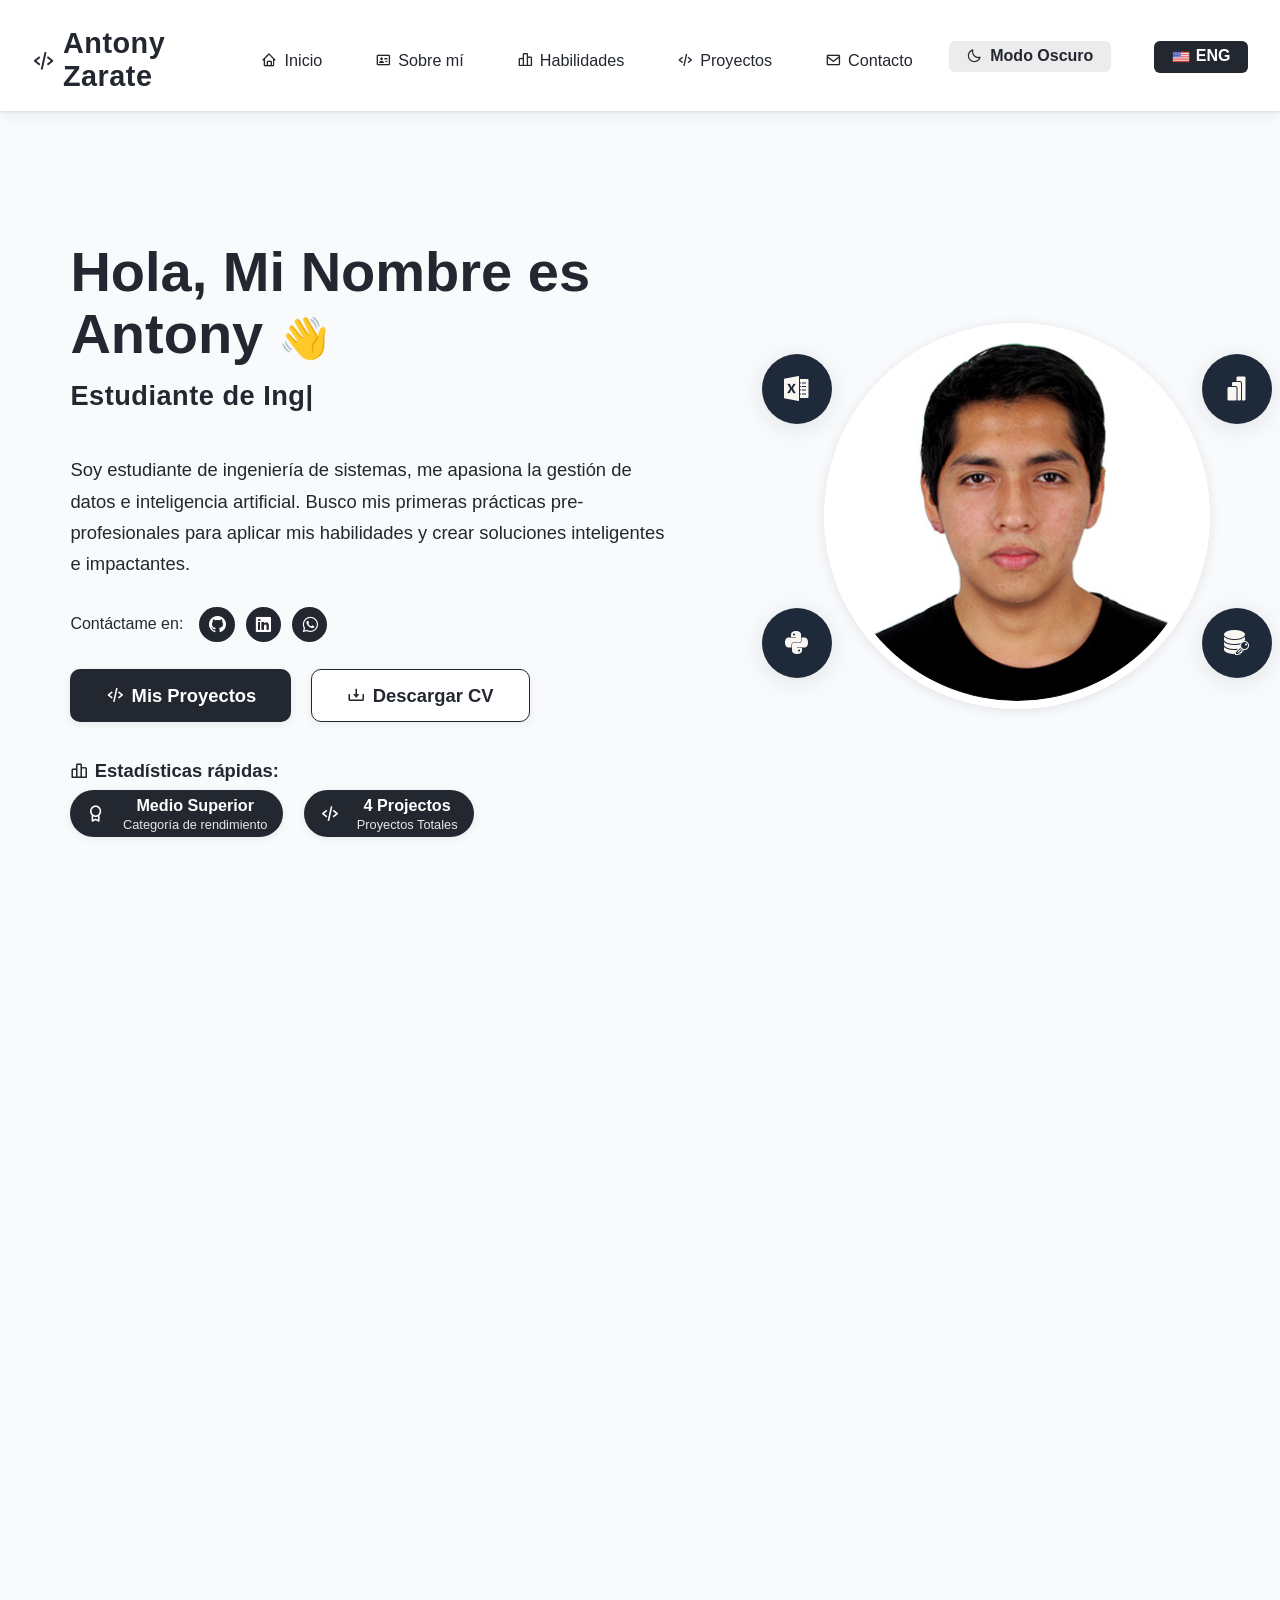
<file: index.html>
<!DOCTYPE html>
<html lang="en">
<head>
  <meta charset="UTF-8">
  <meta name="viewport" content="width=device-width, initial-scale=1.0">
  <title>Antony Portafolio</title>
  <link rel="stylesheet" href="style.css">
  <link rel="stylesheet" href="style_darkmode.css">
  <link href='https://unpkg.com/boxicons@2.1.4/css/boxicons.min.css' rel='stylesheet'>
</head>
<body>
  <nav class="navbar">
    <div class="navbar__logo">
      <i class='bx bx-code-alt'></i>
      <span>Antony Zarate</span>
    </div>
    <ul class="navbar__links" id="navbarLinks">
      <div class="navbar__menu-title">
        <i class='bx bx-code-alt'></i> Navegación
      </div>
      <li><a href="#home"><i class='bx bx-home'></i> Inicio</a></li>
      <li><a href="#about"><i class='bx bx-id-card'></i> Sobre mí</a></li>
      <li><a href="#skills"><i class='bx bx-bar-chart-alt-2'></i> Habilidades</a></li>
      <li><a href="#projects"><i class='bx bx-code-alt'></i> Proyectos</a></li>
      <li><a href="#contact"><i class='bx bx-envelope'></i> Contacto</a></li>
      <li><button class="mode-toggle" id="modeToggle"><i class='bx bx-moon'></i> Modo Oscuro</button></li>
      <li><button class="lang-toggle" id="langToggle"><img id="langFlag" src="assets/Skills_section/usa_icon.png" alt="USA" style="width:18px;vertical-align:middle;margin-right:6px;">ENG</button></li>
    </ul>
    <div class="navbar__toggle" id="navbarToggle">
      <i class='bx bx-menu'></i>
    </div>
  </nav>
  <!-- Home Section Start -->
  <section id="home" class="home-section">
    <div class="home-container">
      <div class="home-content">
        <h1>Hola, Mi Nombre es Antony <span class="wave">👋</span></h1>
        <h2 class="home-typing">Estudiante<span class="typing-cursor">|</span></h2>
        <p class="home-desc">Soy estudiante de ingeniería de sistemas, me apasiona la gestión de datos e inteligencia artificial. Busco mis primeras prácticas pre-profesionales para aplicar mis habilidades y crear soluciones inteligentes e impactantes.</p>
        <div class="home-social">
          <span>Contáctame en:</span>
          <a href="https://github.com/anton-zd" aria-label="GitHub" target="_blank" rel="noopener"><i class='bx bxl-github'></i></a>
          <a href="https://www.linkedin.com/in/antonyzarate" aria-label="LinkedIn" target="_blank" rel="noopener"><i class='bx bxl-linkedin-square'></i></a>
          <a href="http://wa.me/+51915929174" aria-label="WhatsApp" target="_blank" rel="noopener"><i class='bx bxl-whatsapp'></i></a>
        </div>
        <div class="home-buttons">
          <a href="#projects" class="btn btn-primary"><i class='bx bx-code-alt'></i> Mis Proyectos</a>
          <a href="assets/Antony_Zarate_CV.pdf" class="btn btn-secondary" target="_blank" rel="noopener"><i class='bx bx-download'></i> Descargar CV</a>
        </div>
        <div class="home-stats">
          <span class="stats-title"><i class='bx bx-bar-chart-alt-2'></i> Estadísticas rápidas:</span>
          <div class="stats-list">
            <div class="stat-item"><i class='bx bx-award'></i><div class="stat-text"><span>Medio Superior</span><small>Categoría de rendimiento</small></div></div>
            <div class="stat-item"><i class='bx bx-code-alt'></i><div class="stat-text"><span>4 Projectos</span><small>Proyectos Totales</small></div></div>
          </div>
        </div>
      </div>
      <div class="home-profile">
        <div class="floating-icons">
          <div class="floating-icon excel-icon">
            <img src="assets/Floating_Animation_icons/excel.png" alt="Excel" />
          </div>
          <div class="floating-icon powerbi-icon">
            <img src="assets/Floating_Animation_icons/powerbi.png" alt="Power BI" />
          </div>
          <div class="floating-icon python-icon">
            <img src="assets/Floating_Animation_icons/python.png" alt="Python" />
          </div>
          <div class="floating-icon sql-icon">
            <img src="assets/Floating_Animation_icons/sql.png" alt="SQL" />
          </div>
        </div>
        <img src="assets/blank-profile-circle_antony.png" alt="Profile" class="profile-img" />
      </div>
    </div>
  </section>
  <!-- Home Section End -->
  <!-- About Me Section Start -->
  <section id="about" class="about-section">
    <div class="about-container">
      <h2 class="about-title">Sorbre mí</h2>
      <p class="about-subtitle">Descubre mi trayectoria y la historia detrás de mi trabajo.</p>
      <div class="about-content">
        <div class="about-image-wrapper">
          <img src="assets/perfil-image.jpg" alt="About Me" class="about-image" />
        </div>
        <div class="about-info">
          <div class="about-card">
            <span class="about-icon"><i class='bx bx-user'></i></span>
            <div>
              <h3>Quien soy</h3>
              <p>
                Soy estudiante de Ingeniería en Sistemas en la Universidad Privada del Norte, actualmente cursando el septimo ciclo de la carrera.
                Mi pasión por la tecnología y el análisis de datos me ha llevado a especializarme en herramientas como Excel, SQL y Power BI. Busco desarrollar soluciones que transformen datos complejos en información valiosa y accionable.
                Me destaco por mi capacidad para aprender rápidamente y mi compromiso con la mejora continua. 
              </p>
            </div>
          </div>
          <div class="about-personal">
            <h4><i class='bx bx-info-circle'></i> Información Personal</h4>
            <div class="personal-list">
              <div class="personal-item"><span class="personal-icon"><i class='bx bx-id-card'></i></span> <span><b>Nombre:</b> <span class="personal-value">Jorge Antony Zarate Davila</span></span></div>
              <div class="personal-item"><span class="personal-icon"><i class='bx bx-calendar'></i></span> <span><b>Ubicación:</b> <span class="personal-value">Lima, V.M.T.</span></span></div>
              <div class="personal-item"><span class="personal-icon"><i class='bx bx-phone'></i></span> <span><b>Teléfono:</b> <span class="personal-value">+51 915 929 174</span></span></div>
              <div class="personal-item"><span class="personal-icon"><i class='bx bx-award'></i></span> <span><b>Categorías de rendimiento:</b> <span class="personal-value">Medio Superior</span></span></div>
              <div class="personal-item"><span class="personal-icon"><i class='bx bx-envelope'></i></span> <span><b>Email:</b> <span class="personal-value">antonijorge987@gmail.com</span></span></div>
              <div class="personal-item"><span class="personal-icon"><i class='bx bx-book'></i></span> <span><b>Educación:</b> <span class="personal-value">Universidad Privada del Norte</span></span></div>
            </div>
          </div>
        </div>
      </div>
    </div>
  </section>
  <!-- About Me Section End -->
  <!-- Skills Section Start -->
  <section id="skills" class="skills-section">
    <div class="skills-container">
      <h2 class="skills-title">Habilidades</h2>
      <p class="skills-subtitle">Herramientas, tecnologías y idiomas que domino o estoy explorando.</p>
      <div class="skills-filters">
        <button class="skills-filter active" data-filter="programs"><i class='bx bx-code-alt'></i> Programas</button>
        <button class="skills-filter" data-filter="soft"><i class='bx bx-user'></i> Habilidades Blandas</button>
        <button class="skills-filter" data-filter="languages"><i class='bx bx-globe'></i> Idiomas</button>
        <button class="skills-filter" data-filter="future"><i class='bx bx-rocket'></i> Futuras Habilidades</button>
        <button class="skills-filter" data-filter="certs"><i class='bx bx-award'></i> Certificados</button>
      </div>
      <div class="skills-list" id="skillsList">
        <!-- Programs (default) -->
        <div class="skills-category skills-programs">
          <div class="programs-grid">
            <div class="skill-card" data-program="1"><div class="skill-icon bg-dark-primary"><img src="assets/Skills_section/programs/excel_icon.png" alt="Excel"></div><div class="skill-info"><span>MS Excel</span><small>Avanzado</small></div></div>
            <div class="skill-card" data-program="2"><div class="skill-icon bg-dark-primary"><img src="assets/Skills_section/programs/powerbi_icon.png" alt="Power BI"></div><div class="skill-info"><span>Power BI</span><small>Intermedio</small></div></div>
            <div class="skill-card" data-program="3"><div class="skill-icon bg-dark-primary"><img src="assets/Skills_section/programs/sql_icon.png" alt="SQL"></div><div class="skill-info"><span>SQL</span><small>Intermedio</small></div></div>
            <div class="skill-card" data-program="4"><div class="skill-icon bg-dark-primary"><img src="assets/Skills_section/programs/msproject_icon.png" alt="MS Project"></div><div class="skill-info"><span>MS Project</span><small>Intermedio</small></div></div>
            <div class="skill-card" data-program="5"><div class="skill-icon bg-dark-primary"><img src="assets/Skills_section/programs/python_icon.png" alt="Python"></div><div class="skill-info"><span>Python</span><small>Básico</small></div></div>
            <div class="skill-card" data-program="6"><div class="skill-icon bg-dark-primary"><img src="assets/Skills_section/programs/html_icon.png" alt="HTML"></div><div class="skill-info"><span>HTML</span><small>Básico</small></div></div>
            <div class="skill-card" data-program="7"><div class="skill-icon bg-dark-primary"><img src="assets/Skills_section/programs/css_icon.png" alt="CSS"></div><div class="skill-info"><span>CSS</span><small>Básico</small></div></div>
            <div class="skill-card" data-program="8"><div class="skill-icon bg-dark-primary"><img src="assets/Skills_section/programs/javascript_icon.png" alt="JavaScript"></div><div class="skill-info"><span>JavaScript</span><small>Básico</small></div></div>
            <div class="skill-card" data-program="9"><div class="skill-icon bg-dark-primary"><img src="assets/Skills_section/programs/figma_icon.png" alt="Figma"></div><div class="skill-info"><span>Figma</span><small>Básico</small></div></div>
          </div>
          <div class="programs-pagination-wrapper">
            <nav class="programs-pagination">
              <button class="program-pagination-btn" id="programPrevBtn" title="Previous Page">
                <i class='bx bx-chevron-left'></i>
              </button>
              <button class="program-pagination-page" data-page="1">1</button>
              <button class="program-pagination-page" data-page="2">2</button>
              <button class="program-pagination-btn" id="programNextBtn" title="Next Page">
                <i class='bx bx-chevron-right'></i>
              </button>
            </nav>
          </div>
        </div>
        <!-- Soft Skills -->
        <div class="skills-category skills-soft" style="display:none;">
          <div class="skill-card"><div class="skill-icon bg-dark-primary"><img src="assets/Skills_section/soft_skills/adapacionalcambio_icon.png" alt="Aprendizaje Continuo"></div><div class="skill-info"><span>Aprendizaje Continuo</span></div></div>
          <div class="skill-card"><div class="skill-icon bg-dark-primary"><img src="assets/Skills_section/soft_skills/practivo_icon.png" alt="Proactividad"></div><div class="skill-info"><span>Proactividad</span></div></div>
          <div class="skill-card"><div class="skill-icon bg-dark-primary"><img src="assets/Skills_section/soft_skills/trabajoenequipo_icon.png" alt="Trabajo en Equipo"></div><div class="skill-info"><span>Trabajo en Equipo</span></div></div>
          <div class="skill-card"><div class="skill-icon bg-dark-primary"><img src="assets/Skills_section/soft_skills/adapacionalcambio_icon.png" alt="Adaptación al Cambio"></div><div class="skill-info"><span>Adaptación al Cambio</span></div></div>
          <div class="skill-card"><div class="skill-icon bg-dark-primary"><img src="assets/Skills_section/soft_skills/buenacomunicacion_icon.png" alt="Buena Comunicación"></div><div class="skill-info"><span>Buena Comunicación</span></div></div>
        </div>
        <!-- Languages -->
        <div class="skills-category skills-languages" style="display:none;">
          <div class="skill-card"><div class="skill-icon bg-dark-primary"><img src="assets/Skills_section/usa_icon.png" alt="Inglés"></div><div class="skill-info"><span>Inglés</span><small>Intermedio</small></div></div>
        </div>
        <!-- Future Skills -->
        <div class="skills-category skills-future" style="display:none;">
          <div class="skill-card"><div class="skill-icon bg-dark-primary"><img src="assets/Skills_section/future/azure_icon.png" alt="MS Azure"></div><div class="skill-info"><span>MS Azure</span></div></div>
          <div class="skill-card"><div class="skill-icon bg-dark-primary"><img src="assets/Skills_section/future/powerapps_icon.png" alt="Power Apps"></div><div class="skill-info"><span>Power Apps</span></div></div>
          <div class="skill-card"><div class="skill-icon bg-dark-primary"><img src="assets/Skills_section/future/powerautomate.icon.png" alt="Power Automate"></div><div class="skill-info"><span>Power Automate</span></div></div>
          <div class="skill-card"><div class="skill-icon bg-dark-primary"><img src="assets/Skills_section/future/qocker_icon.png" alt="Docker"></div><div class="skill-info"><span>Docker</span></div></div>
        </div>
        <!-- Certificates -->
        <div class="skills-category skills-certs" style="display:none;">
          <div class="certificates-grid">
            <div class="skill-card cert-card" data-cert="1">
              <div class="cert-img-wrapper">
                <img src="assets/Skills_section/certifications/Introduction to Statistics in Python_certificate.jpg" alt="ESTADISTICA EN PYTHON" class="cert-img" />
              </div>
              <div class="skill-info cert-info">
                <span>Introducción a la estadística en Python (Teorema del límite central, Etc...)</span>
                <button class="btn btn-primary cert-btn" onclick="window.open('https://www.datacamp.com/completed/statement-of-accomplishment/course/0d4313f91404c2c7a44dffff93b1b744ea82e37f','_blank')"><i class='bx bxs-badge-check'></i> Ver Certificado</button>
              </div>
            </div>
            <div class="skill-card cert-card" data-cert="1">
              <div class="cert-img-wrapper">
                <img src="assets/Skills_section/certifications/Power BI - Intermedio.jpg" alt="POWER BI - INTERMEDIO" class="cert-img" />
              </div>
              <div class="skill-info cert-info">
                <span>Power BI - Intermedio (Dax, KPI, Power Query)</span>
                <button class="btn btn-primary cert-btn" onclick="window.open('https://certificados.uni.edu.pe/verificador/search.php?cert_id=cert_ab099e2882010e7420717c127141d6ee','_blank')"><i class='bx bxs-badge-check'></i> Ver Certificado</button>
              </div>
            </div>
            <div class="skill-card cert-card" data-cert="2">
              <div class="cert-img-wrapper">
                <img src="assets/Skills_section/certifications/MS Project aplicado a la Gestión de Proyectos_certificate.jpg" alt="MS Project aplicado a la Gestión de Proyectos" class="cert-img" />
              </div>
              <div class="skill-info cert-info">
                <span>MS Project aplicado a la Gestión de Proyectos</span>
                <button class="btn btn-primary cert-btn" onclick="window.open('https://certificados.uni.edu.pe/verificador/search.php?cert_id=cert_1a4191e1c73708015ff91f8b0101fb02','_blank')"><i class='bx bxs-badge-check'></i> Ver Certificado</button>
              </div>
            </div>
            <div class="skill-card cert-card" data-cert="3">
              <div class="cert-img-wrapper">
                <img src="assets/Skills_section/certifications/excel_certificate.jpg" alt="EXCEL AVANZADO" class="cert-img" />
              </div>
              <div class="skill-info cert-info">
                <span>Microsoft Excel Avanzado (Macros, Power Query, Tablas Dinamicas)</span>
                <button class="btn btn-primary cert-btn" onclick="window.open('https://aprendemasstorage.blob.core.windows.net/aprendemascertificados/84f5c526-c29f-48a1-0752-08dc8bb2e8ec_79756.pdf','_blank')"><i class='bx bxs-badge-check'></i> Ver Certificado</button>
              </div>
            </div>
            <div class="skill-card cert-card" data-cert="4">
              <div class="cert-img-wrapper">
                <img src="assets/Skills_section/certifications/Excel.management_certificate.png" alt="Excel for Everyone: Data Management" class="cert-img" />
              </div>
              <div class="skill-info cert-info">
                <span>Excel for Everyone: Data Management in Edx</span>
                <button class="btn btn-primary cert-btn" onclick="window.open('https://courses.edx.org/certificates/a0ebf3bb857348c684a3740d6680be14','_blank')"><i class='bx bxs-badge-check'></i> Ver Certificado</button>
              </div>
            </div>
            <div class="skill-card cert-card" data-cert="5">
              <div class="cert-img-wrapper">
                <img src="assets/Skills_section/certifications/sql_certificate.jpg" alt="CS50's Introduction to Databases with SQL" class="cert-img" />
              </div>
              <div class="skill-info cert-info">
                <span>CS50's Introduction to Databases with SQL</span>
                <button class="btn btn-primary cert-btn" onclick="window.open('https://certificates.cs50.io/fc455d82-9be1-4022-840e-d7eb32025a6d.pdf?size=letter','_blank')"><i class='bx bxs-badge-check'></i> Ver Certificado</button>
              </div>
            </div>
            <div class="skill-card cert-card" data-cert="6">
              <div class="cert-img-wrapper">
                <img src="assets/Skills_section/certifications/ingles_certificate.png" alt="EF SET English Certificate 50/100 (B1 Intermediate)" class="cert-img" />
              </div>
              <div class="skill-info cert-info">
                <span>EF SET English Certificate 50/100 (B1 Intermediate)</span>
                <button class="btn btn-primary cert-btn" onclick="window.open('https://cert.efset.org/en/86dbtw','_blank')"><i class='bx bxs-badge-check'></i> Ver Certificado</button>
              </div>
            </div>
            <div class="skill-card cert-card" data-cert="7">
              <div class="cert-img-wrapper">
                <img src="assets/Skills_section/certifications/visualizaciondedatos_certidicate.png" alt="Visualización de Datos - Impacto en la Gestión Empresarial" class="cert-img" />
              </div>
              <div class="skill-info cert-info">
                <span>Visualización de Datos - Impacto en la Gestión Empresarial</span>
                <button class="btn btn-primary cert-btn" onclick="window.open('https://courses.edx.org/certificates/166f84c3b2a54fe09a9690d7b292ba92','_blank')"><i class='bx bxs-badge-check'></i> Ver Certificado</button>
              </div>
            </div>
          </div>
          <div class="certificates-pagination-wrapper">
            <nav class="certificates-pagination">
              <button class="cert-pagination-btn" id="certPrevBtn" title="Previous Page">
                <i class='bx bx-chevron-left'></i>
              </button>
              <button class="cert-pagination-page" data-page="1">1</button>
              <button class="cert-pagination-page" data-page="2">2</button>
              <button class="cert-pagination-page" data-page="3">3</button>
              <button class="cert-pagination-btn" id="certNextBtn" title="Next Page">
                <i class='bx bx-chevron-right'></i>
              </button>
            </nav>
          </div>
        </div>
      </div>
    </div>
  </section>
  <!-- Skills Section End -->
  <!-- Projects Section Start -->
  <section id="projects" class="projects-section">
    <div class="projects-container">
      <h2 class="projects-title">Mis Proyectos</h2>
      <p class="projects-subtitle">Explora algunos de los trabajos que he creado — Bases de datos, Diseño de aplicaciones y desarrollo de dashboards.</p>
            <div class="projects-list">
        <!-- Web App Huacho Project -->
        <div class="project-card" data-project="1">
          <div class="project-img-wrapper">
            <img src="assets/Web_App_Huacho_Project.png" alt="Dashboard de Ventas" class="project-img">
          </div>
          <div class="project-info">
            <div class="project-tags">
              <span class="project-tag">JavaScript</span>
              <span class="project-tag">HTML</span>
              <span class="project-tag">CSS</span>
            </div>
            <div class="project-header">
              <h3 class="project-title">Aplicacion Web para Registro de Clientes y Control (Nuevo)</h3>
              <span class="project-level"><i class='bx bxs-bar-chart-alt-2'></i> Nivel Intermedio</span>
            </div>
            <p class="project-description">Una aplicación web intuitiva para el registro de clientes y la gestión de ventas.</p>
            <div class="project-actions">
              <a href="https://github.com/anton-zd/Aplicacion_Web_para_Registro_de_Clientes_y_Control_de_Ventas" target="_blank" rel="noopener noreferrer" class="project-btn"><i class='bx bx-link-external'></i> Ir al proyecto</a>
            </div>
          </div>
        </div>
        <!-- Power BI Project -->
        <div class="project-card" data-project="1">
          <div class="project-img-wrapper">
            <img src="assets/power bi project_1.png" alt="Dashboard de Ventas" class="project-img">
          </div>
          <div class="project-info">
            <div class="project-tags">
              <span class="project-tag">Power BI</span>
              <span class="project-tag">DAX</span>
              <span class="project-tag">Power Query</span>
            </div>
            <div class="project-header">
              <h3 class="project-title">Dashboard de Ventas Interactivo</h3>
              <span class="project-level"><i class='bx bxs-bar-chart-alt-2'></i> Nivel Intermedio</span>
            </div>
            <p class="project-description">Dashboard dinámico para el análisis de KPIs y rendimiento de productos, permitiendo la toma de decisiones basada en datos.</p>
            <div class="project-actions">
              <a href="https://github.com/anton-zd/Dashboard_Analitico_de_Resultados_y_Tendencias_de_Ventas/tree/main" target="_blank" rel="noopener noreferrer" class="project-btn"><i class='bx bx-link-external'></i> Ir al proyecto</a>
            </div>
          </div>
        </div>
        <!-- SQL Project -->
        <div class="project-card" data-project="2">
          <div class="project-img-wrapper">
            <img src="assets/sql project_1.png" alt="Base de Datos para E-commerce" class="project-img">
          </div>
          <div class="project-info">
            <div class="project-tags">
              <span class="project-tag">MySQL</span>
              <span class="project-tag">DB Design</span>
              <span class="project-tag">Triggers</span>
            </div>
            <div class="project-header">
              <h3 class="project-title">Análisis de patrones de gasto en el Perú.</h3>
              <span class="project-level"><i class='bx bxs-bar-chart-alt-2'></i> Nivel Intermedio</span>
            </div>
            <p class="project-description">Análisis de gastos en alimentos, identificando patrones de compra mediante consultas SQL y grandes conjuntos de datos.</p>
            <div class="project-actions">
              <a href="https://github.com/anton-zd/Analisis-de-patrones-de-gasto-en-alimentos-y-compras-diarias-esenciales-en-el-Per-." target="_blank" rel="noopener noreferrer" class="project-btn"><i class='bx bx-link-external'></i> Ir al proyecto</a>
            </div>
          </div>
        </div>
        <!-- HTML y CSS Project -->
        <div class="project-card" data-project="3">
          <div class="project-img-wrapper">
            <img src="assets/Readme_File/begin_page.png" alt="Portfolio Personal" class="project-img">
          </div>
          <div class="project-info">
            <div class="project-tags">
              <span class="project-tag">HTML</span>
              <span class="project-tag">CSS</span>
              <span class="project-tag">JavaScript</span>
            </div>
            <div class="project-header">
              <h3 class="project-title">Portfolio Web Personal</h3>
              <span class="project-level"><i class='bx bxs-bar-chart-alt-2'></i> Nivel Intermedio</span>
            </div>
            <p class="project-description">Aplicación web responsiva construida con técnicas modernas de HTML, CSS y JavaScript para mostrar habilidades y proyectos.</p>
            <div class="project-actions">
              <a href="https://github.com/anton-zd/Main-Portfolio" target="_blank" rel="noopener noreferrer" class="project-btn"><i class='bx bx-link-external'></i> Ir al proyecto</a>
            </div>
          </div>
        </div>
        <!-- Figma Project -->
        <div class="project-card" data-project="4">
          <div class="project-img-wrapper">
            <img src="assets/figma_project_1_PRONTO.png" alt="Diseño de App Móvil" class="project-img">
          </div>
          <div class="project-info">
            <div class="project-tags">
              <span class="project-tag">Figma</span>
              <span class="project-tag">UI/UX</span>
            </div>
            <div class="project-header">
              <h3 class="project-title">Diseño de App Móvil en Figma</h3>
              <span class="project-level"><i class='bx bxs-bar-chart-alt-2'></i> Nivel Básico</span>
            </div>
            <p class="project-description">Prototipo de alta fidelidad para una aplicación móvil, enfocado en la experiencia de usuario y una interfaz intuitiva y atractiva.</p>
            <div class="project-actions">
              <a href="https://www.figma.com/proto/9rm21fLKnSm0LomECPA8cR/Manejo-de-Interfas?node-id=21-27&starting-point-node-id=21%3A27&t=KBWzvAgBh0zqNFqo-1" target="_blank" rel="noopener noreferrer" class="project-btn"><i class='bx bx-link-external'></i> Ir al Proyecto</a>
            </div>
          </div>
        </div>
      </div>
      <div class="projects-pagination-wrapper">
        <nav class="projects-pagination">
          <button class="project-pagination-btn" id="projectPrevBtn" title="Previous Page">
            <i class='bx bx-chevron-left'></i>
          </button>
          <button class="project-pagination-page" data-page="1">1</button>
          <button class="project-pagination-page" data-page="2">2</button>
          <button class="project-pagination-btn" id="projectNextBtn" title="Next Page">
            <i class='bx bx-chevron-right'></i>
          </button>
        </nav>
      </div>
    </div>
  </section>
  <!-- Projects Section End -->
  <!-- Contact Section Start -->
<section id="contact" class="contact-section">
  <div class="contact-container">
    <h2 class="contact-title">Contacto</h2>
    <p class="skills-subtitle">Comuníquese a través del formulario, las redes sociales o las plataformas de soporte..</p>
    <div class="contact-content">
      <div class="contact-columns" id="contactContent" style="display: flex;">
        <!-- Left Column: Social Cards -->
        <div class="contact-socials">
          <!-- Gmail Contact Card -->
          <div class="contact-card gmail-card" id="gmailContactCard" style="cursor:pointer;">
            <div class="contact-card-icon"><i class='bx bxl-gmail'></i></div>
            <div class="contact-card-info">
              <span class="contact-card-title">Gmail</span>
              <span class="contact-card-desc gmail-email" id="gmailEmail">
                <span class="gmail-email-text">antonijorge987@gmail.com</span>
              </span>
            </div>
            <div class="contact-card-arrow gmail-copy-icon" id="gmailCopyIcon" style="color:#e63946; font-size:1.2em; cursor:pointer;"><i class='bx bx-copy'></i></div>
          </div>
          <a href="https://github.com/anton-zd" class="contact-card" target="_blank" rel="noopener">
            <div class="contact-card-icon"><i class='bx bxl-github'></i></div>
            <div class="contact-card-info">
              <span class="contact-card-title">GitHub</span>
              <span class="contact-card-desc">Explora mi código y proyectos</span>
            </div>
            <div class="contact-card-arrow"><i class='bx bx-chevron-right'></i></div>
          </a>
          <a href="https://www.linkedin.com/in/antonyzarate" class="contact-card" target="_blank" rel="noopener">
            <div class="contact-card-icon"><i class='bx bxl-linkedin-square'></i></div>
            <div class="contact-card-info">
              <span class="contact-card-title">LinkedIn</span>
              <span class="contact-card-desc">Conectémonos profesionalmente</span>
            </div>
            <div class="contact-card-arrow"><i class='bx bx-chevron-right'></i></div>
          </a>
          <a href="http://wa.me/+51915929174" class="contact-card" target="_blank" rel="noopener">
            <div class="contact-card-icon"><i class='bx bxl-whatsapp'></i></div>
            <div class="contact-card-info">
              <span class="contact-card-title">WhatsApp</span>
              <span class="contact-card-desc">Envíame un mensaje directo</span>
            </div>
            <div class="contact-card-arrow"><i class='bx bx-chevron-right'></i></div>
          </a>
        </div>
        <!-- Right Column: WhatsApp QR Card -->
        <div class="whatsapp-qr-card">
          <h3 class="whatsapp-qr-title">Antony Zarate Davila</h3>
          <p class="whatsapp-qr-desc">No dudes en contactarme rápidamente en cualquier momento. ¡Gracias! 🙌</p>
          <div class="whatsapp-qr-img-wrapper">
            <img src="assets/whatsaap_qr.png" alt="Whatsapp QR" class="whatsapp-qr-img" />
          </div>
        </div>
      </div>
    </div>
  </div>
</section>
<!-- Contact Section End -->
  <script src="script.js"></script>
</body>
</html>
</file>
<file: style.css>
/* Whatsapp QR Card Styles */
.whatsapp-qr-card {
  background: #fff;
  border-radius: 1.1rem;
  box-shadow: 0 4px 24px 0 rgba(30,34,40,0.10);
  padding: 2.1rem 2.2rem 2.2rem 2.2rem;
  max-width: 480px;
  width: 100%;
  margin: 0 auto;
  display: flex;
  flex-direction: column;
  align-items: center;
}
.whatsapp-qr-title {
  font-size: 1.18rem;
  font-weight: 700;
  color: #181e2a;
  margin-bottom: 0.7rem;
  text-align: center;
}
.whatsapp-qr-desc {
  font-size: 1.15rem;
  color: #23272f;
  margin-bottom: 2.5rem;
  text-align: center;

}
.whatsapp-qr-img-wrapper {
  display: flex;
  align-items: center;
  justify-content: center;
}
.whatsapp-qr-img {
  width: 320px;
  max-width: 100%;
  border-radius: 0.7rem;
  box-shadow: 0 8px 32px 0 rgba(30,34,40,0.18);
}
/* Modern White Navbar with Shadow and Active Link */
html, body {
  overflow-x: hidden;
  height: 100%;
}
body {
  margin: 0;
  font-family: 'Inter', 'Segoe UI', Arial, sans-serif;
  background: #f8fafc;
  min-height: 100vh;
  width: 100vw;
  overflow-y: auto; 
}
.navbar {
  display: flex;
  align-items: center;
  justify-content: space-between;
  background: #fff;
  color: #18181b;
  padding: 1.7rem 2.5vw 1.1rem 2.5vw;
  position: sticky;
  top: 0;
  z-index: 1000;
  box-shadow: 0 4px 12px 0 rgba(30,34,40,0.07), 0 1.5px 0 0 #ececec;
}
.navbar__logo {
  display: flex;
  align-items: center;
  gap: 0.5rem;
  margin-right: 2.2rem;
  margin-left: 0;
}
.navbar__logo i {
  font-size: 1.45rem;
  color: #23272f;
}
.navbar__logo span {
  font-size: 1.8rem;
  font-weight: 700;
  color: #23272f;
  letter-spacing: 0.5px;
}
.navbar__links {
  list-style: none;
  display: flex;
  gap: 1.2rem;
  margin: 0;
  padding: 0;
  flex: none;
  justify-content: flex-end;
}
.navbar__links li a {
  color: #23272f;
  text-decoration: none;
  font-size: 1.01rem;
  font-weight: 500;
  display: flex;
  align-items: center;
  gap: 0.45rem;
  padding: 0.6rem 1.05rem; 
  border-radius: 8px;
  transition: background 0.18s, color 0.18s, box-shadow 0.18s;
  font-family: 'Inter', 'Segoe UI', Arial, sans-serif;
}
.navbar__links li a:hover {
  background: #f1f5f9;
  color: #23272f;
}

.lang-toggle {
  margin-left: 1.5rem;
  background: #23272f;
  color: #fff;
  border: none;
  border-radius: 6px;
  padding: 0.4rem 1.1rem;
  font-size: 1rem;
  font-family: inherit;
  font-weight: 600;
  cursor: pointer;
  transition: background 0.18s, color 0.18s;
}
.lang-toggle:hover {
  background: #444857;
}
.navbar__toggle {
  display: none;
  font-size: 2rem;
  cursor: pointer;
  color: #23272f;
}
.mode-toggle {
  background: #ececec;
  color: #23272f;
  border: none;
  border-radius: 6px;
  padding: 0.4rem 1.1rem;
  font-size: 1rem;
  font-family: 'Inter', 'Segoe UI', Arial, sans-serif;
  font-weight: 600;
  display: flex;
  align-items: center;
  gap: 0.5rem;
  cursor: pointer;
  transition: background 0.18s, color 0.18s;
}
.mode-toggle:hover {
  background: #d1d5db;
}
.navbar__menu-title {
  display: none;
}
@media (max-width: 900px) {
  .navbar__links {
    gap: 0.7rem;
  }
}
@media (max-width: 700px) {
  
  /* === GENERAL MOBILE LAYOUT & SCROLL FIX === */
  html, body {
    max-width: 100vw;
    overflow-x: hidden;
    box-sizing: border-box;
    overflow-y: auto;
  }
  section[id] {
    scroll-margin-top: 50px; 
  }

  .navbar {
    position: sticky;
    top: 0;
    z-index: 1000;
  }
  .navbar__links {
    position: fixed;
    top: 0;
    right: -100vw;
    height: 100vh;
    width: 55vw;
    background: #fff;
    flex-direction: column;
    align-items: flex-start;
    padding: 1.5rem 2rem 2rem 2rem;
    gap: 2rem;
    box-shadow: -2px 0 8px rgba(30,34,40,0.07);
    transition: right 0.3s ease;
    justify-content: flex-start;
  }
  .navbar__links.active {
    right: 0;
  }
  .navbar__toggle {
    display: block;
    position: static;
    z-index: 1200;
  }
  .lang-toggle {
    position: static;
    z-index: 1200;
    margin-top: 0;
    margin-left: 0;
    align-self: flex-start;
    width: auto;
  }
  .navbar__menu-title {
    display: flex;
    align-items: center;
    font-size: 1.1rem;
    font-weight: 600;
    color: #23272f;
    padding-bottom: 0.7rem;
    border-bottom: 1.5px solid #ececec;
    margin-bottom: 1.2rem;
    width: 100%;
    gap: 0.5rem;
    justify-content: flex-start;
    padding-left: 1.05rem; 
  }
  .navbar__menu-title i {
    font-size: 1.2rem;
    margin-right: 0.3rem;
  }
  .navbar__menu-close {
    font-size: 1.3rem;
    cursor: pointer;
    color: #23272f;
    margin-left: auto;
    font-weight: 400;
    transition: color 0.18s;
  }
  .navbar__menu-close:hover {
    color: #b91c1c;
  }
  .navbar__logo {
    margin-left: 0;
  }

  /* === SECTION SUBTITLES === */
  .about-subtitle,
  .projects-subtitle,
  .contact-subtitle {
    padding: 0 1rem;
    margin-bottom: 2.5rem;
  }
  .skills-subtitle {
    padding: 0 1rem; 
  }

  /* === HOME SECTION === */
  .home-section {
    padding: 1.5rem 0 2rem 0;
  }
  .home-section, .about-section, .home-container, .about-container {
    max-width: 100vw;
    overflow-x: hidden;
    box-sizing: border-box;
  }
  .home-container {
    flex-direction: column;
    gap: 2rem;
    padding: 0 1rem;
    align-items: center;
    justify-content: center;
  }
  .home-typing {
    min-height: 5rem;
  }
  .home-content {
    max-width: 100%;
    align-items: left;
    text-align: left;
    padding-left: 0;
  }
  .home-profile {
    min-width: 200px;
    max-width: 100%;
    display: flex;
    align-items: center;
    justify-content: center;
    margin: 0 auto;
  }
  .profile-img-wrapper {
    width: 220px;
    height: 220px;
    margin: 0 auto;
  }
  .profile-img {
    width: 180px;
    height: 180px;
  }
  .home-buttons {
    flex-direction: column;
    gap: 1.1rem;
    width: 100%;
    align-items: center;
  }
  .btn {
    width: 100%;
    max-width: 340px;
    justify-content: center;
    font-size: 1.08rem;
    padding: 1.1rem 0;
    border-radius: 10px;
    box-shadow: 0 2px 8px 0 rgba(30,34,40,0.07);
  }
  .btn-primary {
    background: #23272f;
    color: #fff;
    border: none;
    font-weight: 700;
    margin-bottom: 0.2rem;
  }
  .btn-secondary {
    background: #fff;
    color: #23272f;
    border: 2px solid #23272f;
    font-weight: 600;
    margin-top: 0.2rem;
    box-shadow: 0 2px 8px 0 rgba(30,34,40,0.07);
  }
  .btn-primary i, .btn-secondary i {
    font-size: 1.2rem;
  }
  .stats-list {
    gap: 0.5rem;
  }
  .stat-item {
    min-width: 90px;
    font-size: 0.9rem;
    padding: 0.5rem 0.7rem;
  }
  .home-social {
    justify-content: flex-start ;
    align-items: flex-start ;
    text-align: left ;
    width: 100%;
  }

  /* === CONTACT SECTION === */
  .contact-socials .contact-card {
    margin-left: 5vw !important;
    margin-right: 5vw !important;
    margin-bottom: 0rem !important;
    box-sizing: border-box;
  }
}
@media (max-width: 600px) {
  .about-card h3 {
    font-size: 1.05rem;
  }
  .about-card p {
    font-size: 0.95rem;
  }
}
.home-section {
  width: 100vw;
  min-height: calc(100vh - 90px);
  background: #f8fafc;
  display: flex;
  align-items: center;
  justify-content: center;
  padding: 0rem 0 1.2rem 0; 
}
.home-container {
  display: flex;
  align-items: center;
  justify-content: flex-start;
  gap: 3vw; 
  max-width: 1400px;
  margin: 0 auto;
  width: 100%;
  flex-wrap: wrap;
  padding-left: 2vw; 
}
.home-content {
  flex: 1 1 500px;
  max-width: 600px;
  display: flex;
  flex-direction: column;
  gap: 1rem; 
  padding-left: 3.5vw; 
}
.home-content h1 {
  font-size: 3.5rem;
  font-weight: 800;
  color: #23272f;
  margin-bottom: 1.2rem; 
  line-height: 1.1;
}
.wave {
  font-size: 2.5rem;
  display: inline-block;
  vertical-align: middle;
}
.home-typing {
  font-size: 1.7rem;
  font-weight: 600;
  color: #23272f;
  margin-bottom: 0.5rem;
  letter-spacing: 0.5px;
  margin-top: -1.2rem; 
}
.typing-cursor {
  color: #23272f;
  animation: blink 1s steps(1) infinite;
}
@keyframes blink {
  0%, 100% { opacity: 1; }
  50% { opacity: 0; }
}
.home-desc {
  color: #23272f;
  font-size: 1.15rem;
  line-height: 1.7;
  margin-bottom: 0.7rem;
}
.home-social {
  display: flex;
  align-items: center;
  gap: 0.7rem;
  margin-bottom: 0.7rem;
}
.home-social span {
  font-weight: 500;
  color: #23272f;
  margin-right: 0.3rem;
}
.home-social a {
  display: inline-flex;
  align-items: center;
  justify-content: center;
  width: 2.2rem;
  height: 2.2rem;
  background: #23272f;
  color: #fff;
  border-radius: 50%;
  font-size: 1.25rem;
  transition: background 0.18s, color 0.18s;
  text-decoration: none;
}
.home-social a:hover {
  background: #444857;
}
.home-buttons {
  display: flex;
  gap: 1.2rem;
  margin-bottom: 0.7rem;
}
.btn {
  display: inline-flex;
  align-items: center;
  gap: 0.5rem;
  padding: 0.9rem 2.2rem;
  border-radius: 10px;
  font-size: 1.15rem;
  font-weight: 600;
  border: none;
  cursor: pointer;
  text-decoration: none;
  transition: background 0.18s, color 0.18s, box-shadow 0.18s;
  box-shadow: 0 2px 8px 0 rgba(30,34,40,0.07);
}
.btn-primary {
  background: #23272f;
  color: #fff;
}
.btn-primary:hover {
  background: #18181b;
}
.btn-secondary {
  background: #fff;
  color: #23272f;
  border: 1.5px solid #23272f;
}
.btn-secondary:hover {
  background: #f1f5f9;
}
.home-stats {
  margin-top: 0.7rem;
}
.stats-title {
  font-size: 1.15rem;
  font-weight: 600;
  color: #23272f;
  margin-bottom: 0.5rem;
  display: flex;
  align-items: center;
  gap: 0.4rem;
}
.stats-list {
  display: flex;
  flex-wrap: wrap;
  gap: 0.8rem;
  margin-top: 0.5rem;
}
.stat-item {
  background: #23272f;
  color: #fff;
  border-radius: 999px;
  padding: 0.35rem 1rem; 
  font-size: 0.98rem;
  font-weight: 600;
  display: flex;
  flex-direction: row;
  align-items: center;
  min-width: 105px; 
  box-shadow: 0 2px 8px 0 rgba(30,34,40,0.07);
  margin-right: 0.5rem;
  gap: 0.7rem;
}
.stat-item i {
  font-size: 1.2rem;
  margin-right: 0.4rem;
  margin-bottom: 0;
  display: flex;
  align-items: center;
  justify-content: center;
}
.stat-text {
  display: flex;
  flex-direction: column;
  align-items: center;
  justify-content: center;
  text-align: center;  
}
.stat-text span {
  font-weight: 700;
  font-size: 1.01rem;
  display: block;
}
.stat-text small {
  font-size: 0.8rem;
  font-weight: 400;
  color: #e5e7eb;
  display: block;
  margin-left: 0;
  margin-top: 0.1rem;
}
.home-profile {
  flex: 1 1 320px;
  display: flex;
  align-items: center;
  justify-content: center;
  position: relative;
  min-width: 320px;
  max-width: 440px;
  margin-left: 5.5rem; 
}
.profile-img-wrapper {
  position: relative;
  width: 420px;
  height: 420px; 
  border-radius: 50%;
  background: #fff;
  box-shadow: 0 4px 24px 0 rgba(30,34,40,0.10);
  display: flex;
  align-items: center;
  justify-content: center;
}
.profile-img {
  width: 370px; 
  height: 370px; 
  object-fit: cover;
  border-radius: 50%;
  border: 8px solid #fff;
  box-shadow: 0 2px 12px 0 rgba(30,34,40,0.10);
}

.floating-icons {
  position: absolute;
  top: 0; left: 0; right: 0; bottom: 0;
  width: 100%;
  height: 100%;
  pointer-events: none;
  z-index: 2;
}

.floating-icon {
  position: absolute;
  width: 54px;
  height: 54px;
  border-radius: 50%;
  background: #1e2939;
  box-shadow: 0 4px 24px 0 rgba(30,34,40,0.10);
  padding: 8px;
  pointer-events: auto;
  animation: float 3s ease-in-out infinite;
  display: flex;
  align-items: center;
  justify-content: center;
}
.floating-icon img {
  width: 25px;
  height: 25px;
  object-fit: contain;
}

.excel-icon {
  top: 8%;
  left: -8%;
  animation-delay: 0s;
}
.powerbi-icon {
  top: 8%;
  right: -8%;
  animation-delay: 0.5s;
}
.python-icon {
  bottom: 8%;
  left: -8%;
  animation-delay: 1s;
}
.sql-icon {
  bottom: 8%;
  right: -8%;
  animation-delay: 1.5s;
}

@keyframes float {
  0%, 100% { transform: translateY(0); }
  50% { transform: translateY(-18px); }
}

/* Responsive adjustments */
@media (max-width: 900px) {
  .home-container {
    gap: 3vw;
    max-width: 98vw;
  }
  .profile-img-wrapper {
    width: 220px;
    height: 220px;
  }
  .profile-img {
    width: 180px;
    height: 180px;
  }
  .floating-icon {
    width: 38px;
    height: 38px;
    padding: 5px;
  }
  .floating-icon img {
    width: 15px;
    height: 15px;
  }
  .excel-icon, .powerbi-icon, .python-icon, .sql-icon {
    top: auto; bottom: auto; left: auto; right: auto;
  }
  .excel-icon { top: 0; left: -12%; }
  .powerbi-icon { top: 0; right: -12%; }
  .python-icon { bottom: 0; left: -12%; }
  .sql-icon { bottom: 0; right: -12%; }
}
@media (max-width: 900px) {
  .home-container {
    flex-direction: column;
    gap: 2.5rem;
    align-items: center;
  }
  .home-profile {
    min-width: 220px;
    max-width: 320px;
  }
  .profile-img-wrapper {
    width: 260px; 
    height: 260px;
  }
  .profile-img {
    width: 210px;
    height: 210px;
  }
  .home-buttons {
    flex-direction: column;
    gap: 1.1rem;
    width: 100%;
    align-items: center;
  }
  .btn {
    width: 100%;
    max-width: 340px;
    justify-content: center;
    font-size: 1.08rem;
    padding: 1.1rem 0;
    border-radius: 10px;
    box-shadow: 0 2px 8px 0 rgba(30,34,40,0.07);
  }
  .btn-primary {
    background: #23272f;
    color: #fff;
    border: none;
    font-weight: 700;
    margin-bottom: 0.2rem;
  }
  .btn-secondary {
    background: #fff;
    color: #23272f;
    border: 2px solid #23272f;
    font-weight: 600;
    margin-top: 0.2rem;
    box-shadow: 0 2px 8px 0 rgba(30,34,40,0.07);
  }
  .btn-primary i, .btn-secondary i {
    font-size: 1.2rem;
  }
}

/* About Me Section Styles */
.about-section {
  width: 100vw;
  background: #f8fafc;
  padding: 3.5rem 0 2.5rem 0;
  display: flex;
  flex-direction: column;
  align-items: center;
  box-sizing: border-box;
}
.about-container {
  max-width: 1200px;
  width: 100%;
  margin: 0 auto;
  display: flex;
  flex-direction: column;
  align-items: center;
}
.about-title {
  font-size: 2.7rem;
  font-weight: 800;
  color: #23272f;
  margin-bottom: 0.5rem;
  text-align: center;
}
.about-subtitle {
  font-size: 1.15rem;
  color: #23272f;
  margin-bottom: 2.5rem;
  text-align: center;
}
.about-content {
  display: flex;
  gap: 3.5rem;
  width: 100%;
  justify-content: center;
  align-items: flex-start;
  flex-wrap: wrap;
}
.about-image-wrapper {
  flex: 1 1 340px;
  max-width: 370px;
  min-width: 260px;
  background: #fff;
  border-radius: 18px;
  box-shadow: 0 4px 24px 0 rgba(30,34,40,0.10);
  overflow: hidden;
  display: flex;
  align-items: center;
  justify-content: center;
  border: 6px solid #fff; 
}
.about-image {
  width: 100%;
  height: 100%;
  object-fit: cover;
  display: block;
  border-radius: 0; 
}
.about-info {
  flex: 2 1 400px;
  display: flex;
  flex-direction: column;
  gap: 2.2rem;
  min-width: 300px;
}
.about-card {
  display: flex;
  align-items: flex-start;
  gap: 1.1rem;
  background: #fff;
  border-radius: 12px;
  box-shadow: 0 2px 12px 0 rgba(30,34,40,0.07);
  padding: 1.2rem 1.5rem;
}
.about-icon {
  background: #1e2939;
  color: #fff;
  border-radius: 8px;
  padding: 0.7rem;
  font-size: 1.7rem;
  display: flex;
  align-items: center;
  justify-content: center;
  min-width: 2.7rem;
  min-height: 2.7rem;
}
.about-card h3 {
  margin: 0 0 0.3rem 0;
  font-size: 1.25rem;
  font-weight: 700;
  color: #23272f;
}
.about-card p {
  margin: 0;
  color: #23272f;
  font-size: 1.05rem;
  line-height: 1.6;
}
.about-personal {
  background: #fff;
  border-radius: 12px;
  box-shadow: 0 2px 12px 0 rgba(30,34,40,0.07);
  padding: 1.2rem 1.5rem;
}
.about-personal h4 {
  margin: 0 0 1.1rem 0;
  font-size: 1.13rem;
  font-weight: 700;
  color: #23272f;
  display: flex;
  align-items: center;
  gap: 0.5rem;
}
.personal-list {
  display: grid;
  grid-template-columns: repeat(2, minmax(260px, 1fr));
  grid-template-rows: repeat(3, auto);
  gap: 1.3rem 2.5rem;
  align-items: stretch;
}
.personal-item {
  display: flex;
  align-items: center;
  gap: 1.1rem;
  background: transparent;
  box-shadow: none;
  padding: 0;
  min-width: 0;
}
.personal-icon {
  background: #1e2939;
  color: #fff;
  border-radius: 10px;
  padding: 0;
  width: 48px;
  height: 48px;
  min-width: 48px;
  min-height: 48px;
  display: flex;
  align-items: center;
  justify-content: center;
  font-size: 1.6rem;
  margin-right: 1.1rem;
}
.personal-item span:last-child {
  font-size: 1.07rem;
  color: #23272f;
  font-weight: 500;
}
.personal-value {
  font-family: 'Inter', 'Segoe UI', Arial, sans-serif !important;
  font-size: 1.05rem !important;
  font-weight: 400 !important;
  color: #23272f !important;
  letter-spacing: 0;
}
@media (max-width: 900px) {
  .about-content {
    flex-direction: column;
    align-items: center;
    gap: 2.2rem;
  }
  .about-image-wrapper {
    max-width: 320px;
    min-width: 180px;
  }
  .about-info {
    min-width: 0;
    width: 100%;
  }
  .personal-list {
    display: flex;
    flex-direction: column;
    gap: 0.7rem;
  }
  .personal-icon {
    border-radius: 6px;
    width: 3rem;
    height: 3rem;
    min-width: 3rem;
    min-height: 3rem;
    font-size: 1.2rem;
    margin-right: 0.7rem;
  }
}
@media (max-width: 700px) {
  .about-section {
    padding: 2.2rem 0 1.2rem 0;
  }
  .about-title {
    font-size: 2rem;
  }
  .about-content {
    gap: 1.2rem;
  }
  .about-image-wrapper {
    max-width: 220px;
    min-width: 120px;
  }
  .about-info {
    gap: 1.2rem;
  }
  .about-card, .about_personal {
    padding: 0.8rem 0.7rem;
  }
  .about-icon {
    width: 32px !important;
    height: 32px !important;
    min-width: 32px !important;
    min-height: 32px !important;
    font-size: 1.1rem !important;
  }
  .about-card {
    margin-left: 1rem;
    margin-right: 1rem;
  }
  .about-personal {
    margin-left: 1rem;
    margin-right: 1rem;
  }
}

/* --- Skills Section Styles --- */
.skills-section {
  width: 100vw;
  background: #f8fafc;
  padding: 3.5rem 0 2.5rem 0;
  display: flex;
  flex-direction: column;
  align-items: center;
  box-sizing: border-box;
  min-height: calc(100vh - 90px); 
}
.skills-container {
  max-width: 1200px;
  width: 100%;
  margin: 0 auto;
  display: flex;
  flex-direction: column;
  align-items: center;
}
.skills-title {
  font-size: 2.7rem;
  font-weight: 800;
  color: #23272f;
  margin-bottom: 0.5rem;
  text-align: center;
}
.skills-subtitle {
  font-size: 1.15rem;
  color: #23272f;
  margin-bottom: 2.5rem;
  text-align: center;
}
.skills-filters {
  display: flex;
  gap: 1.1rem;
  margin-bottom: 2.2rem;
  flex-wrap: wrap;
  justify-content: center;
}
.skills-filter {
  background: #fff;
  color: #23272f;
  border: none;
  border-radius: 8px;
  padding: 0.7rem 1.7rem;
  font-size: 1.08rem;
  font-weight: 600;
  cursor: pointer;
  box-shadow: 0 2px 8px 0 rgba(30,34,40,0.07);
  transition: background 0.18s, color 0.18s, box-shadow 0.18s;
}
.skills-filter.active {
  background: rgb(30,41,57);
  color: #fff;
  box-shadow: 0 4px 24px 0 rgba(30,34,40,0.10);
}
.skills-list {
  width: 100%;
  display: flex;
  flex-direction: column;
  align-items: center;
}
.skills-category {
  width: 100%;
  display: flex;
  flex-wrap: wrap;
  gap: 2.2rem;
  justify-content: center;
  align-items: stretch;
}
.skill-card {
  background: #fff;
  border-radius: 16px;
  box-shadow: 0 2px 12px 0 rgba(30,34,40,0.07);
  padding: 1.2rem 1.5rem;
  min-width: 210px;
  max-width: 240px;
  width: 100%;
  display: flex;
  flex-direction: column;
  align-items: center;
  gap: 1.1rem;
  transition: box-shadow 0.18s, transform 0.18s;
}
.skill-card:hover {
  box-shadow: 0 6px 24px 0 rgba(30,34,40,0.13);
  transform: translateY(-4px) scale(1.03);
}
.skill-icon {
  width: 64px;
  height: 64px;
  border-radius: 12px;
  display: flex;
  align-items: center;
  justify-content: center;
  margin-bottom: 0.5rem;
}
.skill-icon img {
  width: 38px;
  height: 38px;
  object-fit: contain;
}
.skill-info {
  display: flex;
  flex-direction: column;
  align-items: center;
  gap: 0.2rem;
}
.skill-info span {
  font-size: 1.13rem;
  font-weight: 700;
  color: #23272f;
}
.skill-info small {
  font-size: 0.98rem;
  color: #23272f;
  font-weight: 500;
}
@media (max-width: 900px) {
  .skills-category {
    gap: 1.2rem;
  }
  .skill-card {
    min-width: 160px;
    max-width: 200px;
    padding: 1rem 0.7rem;
  }
  .skill-icon {
    width: 48px;
    height: 48px;
  }
  .skill-icon img {
    width: 28px;
    height: 28px;
  }
}
@media (max-width: 700px) {
  .skills-section {
    padding: 2.2rem 0 1.2rem 0;
    min-height: calc(100vh - 70px); 
  }
  .skills-title {
    font-size: 2rem;
  }
  .skills-category {
    gap: 0.7rem;
  }
  .skill-card {
    min-width: 120px;
    max-width: 160px;
    padding: 0.7rem 0.4rem;
    /* Mobile centering for skill cards */
    display: flex;
    flex-direction: column;
    align-items: center;
    justify-content: center;
    text-align: center;
  }
  .skill-icon {
    width: 38px;
    height: 38px;
    /* Center icon within card */
    display: flex;
    align-items: center;
    justify-content: center;
    margin: 0 auto 0.3rem auto;
  }
  .skill-icon img {
    width: 20px;
    height: 20px;
  }
  /* Center skill info text with proper styling */
  .skill-info {
    display: flex;
    flex-direction: column;
    align-items: center;
    justify-content: center;
    text-align: center;
    width: 100%;
  }
  .skill-info span {
    font-size: 1.08rem;
    font-weight: 700;
    text-align: center;
    line-height: 1.2;
    color: #23272f;
  }
  .skill-info small {
    font-size: 0.97rem;
    color: #23272f;
    font-weight: 500;
  }
  .skills-filter {
    padding: 0.6rem 1.1rem;
    margin: 0.2rem 0.2rem;
    font-size: 0.97rem;
  }
  /* WhatsApp QR Card adjustments for mobile */
  .whatsapp-qr-card {
    max-width: 90vw;
    padding: 0.7rem 0.5rem 1rem 0.5rem;
    border-radius: 0.9rem;
    box-shadow: 0 2px 8px 0 rgba(30,34,40,0.07);
  }
  .whatsapp-qr-title {
    font-size: 1.08rem;
    margin-bottom: 0.3rem;
  }
  .whatsapp-qr-desc {
    font-size: 0.92rem;
    margin-bottom: 0.7rem;
  }
  .whatsapp-qr-img-wrapper {
    height: 75vw;
    min-height: 160px;
    max-width: 98vw;
    aspect-ratio: 1/1;
    margin: 0 auto 0.5rem auto;
    padding: 0.2rem;
  }
  .whatsapp-qr-img {
    width: 100%;
    height: 100%;
    object-fit: contain;
    border-radius: 0.7rem;
  }
  /* QRIS Card adjustments for mobile */
  .qris-card {
    max-width: 90vw;
    margin: 0 auto;
    padding: 0.7rem 0.5rem 1rem 0.5rem;
    border-radius: 0.9rem;
    box-shadow: 0 2px 8px 0 rgba(30,34,40,0.07);
    display: flex;
    flex-direction: column;
    align-items: center;
    background: #fff;
  }
  .qris-title {
    font-size: 1.08rem;
    font-weight: 700;
    text-align: center;
    margin-bottom: 0.3rem;
  }
  .qris-desc {
    font-size: 0.92rem;
    text-align: center;
    margin-bottom: 0.7rem;
    color: #23272f;
  }
  .qris-img-wrapper {
    width: 80vw;
    max-width: 320px;
    height: 80vw;
    max-height: 320px;
    aspect-ratio: 1/1;
    margin: 0 auto 0.5rem auto;
    padding: 0.2rem;
    background: #fff;
    border-radius: 0.7rem;
    box-shadow: 0 2px 8px 0 rgba(30,34,40,0.07);
    display: flex;
    align-items: center;
    justify-content: center;
  }
  .qris-img {
    width: 90%;
    height: 90%;
    object-fit: contain;
    border-radius: 0.7rem;
    background: #fff;
  }
  .qris-logo {
    display: block;
    width: 60px;
    margin: 0.5rem auto 0 auto;
    text-align: center;
    font-size: 1.1rem;
    color: #23272f;
  }
}

/* --- Unified Pagination Styles --- */
.certificates-pagination-wrapper,
.programs-pagination-wrapper,
.projects-pagination-wrapper {
  display: none; /* Hidden by default, enabled by JS or media queries */
  justify-content: center;
  margin-top: 1.5rem;
}

.certificates-pagination,
.programs-pagination,
.projects-pagination {
  display: inline-flex;
  align-items: center;
  gap: 0.5rem;
  background: #fff;
  padding: 0.5rem;
  border-radius: 12px;
  box-shadow: 0 4px 12px 0 rgba(30,34,40,0.07);
}

.cert-pagination-btn, .program-pagination-btn, .project-pagination-btn,
.cert-pagination-page, .program-pagination-page, .project-pagination-page {
  display: flex;
  align-items: center;
  justify-content: center;
  border: 1px solid #e2e8f0;
  border-radius: 6px;
  font-weight: 600;
  cursor: pointer;
  transition: background-color 0.18s, color 0.18s, border-color 0.18s;
  background-color: #fff;
  color: #23272f;
  box-shadow: none;
}

.cert-pagination-btn, .program-pagination-btn, .project-pagination-btn {
  font-size: 1.2rem;
  width: 2.2rem;
  height: 2.2rem;
}

.cert-pagination-page, .program-pagination-page, .project-pagination-page {
  font-size: 1rem;
  width: 2.2rem;
  height: 2.2rem;
}

.cert-pagination-btn:disabled, .program-pagination-btn:disabled, .project-pagination-btn:disabled {
  cursor: not-allowed;
  background-color: #f8fafc;
  color: #9ca3af;
  border-color: #e5e7eb;
}

.cert-pagination-btn:not(:disabled), .program-pagination-btn:not(:disabled), .project-pagination-btn:not(:disabled) {
  background-color: #1e2939;
  color: #fff;
  border-color: #1e2939;
}

.cert-pagination-page:not(.active):hover,
.program-pagination-page:not(.active):hover,
.project-pagination-page:not(.active):hover {
  border-color: #1e2939;
  background-color: #f8fafc;
}

.cert-pagination-page.active,
.program-pagination-page.active,
.project-pagination-page.active {
  background-color: #1e2939;
  color: #fff;
  border-color: #1e2939;
}

/* --- Certificate Cards Styles --- */
.cert-card {
  flex-direction: column;
  align-items: center;
  padding: 1.2rem 1.2rem 1.7rem 1.2rem;
  min-width: 260px;
  max-width: 320px;
  width: 100%;
  gap: 1.1rem;
}
.cert-img-wrapper {
  width: 100%;
  height: 160px;
  display: flex;
  align-items: center;
  justify-content: center;
  background: #f1f5f9;
  border-radius: 12px;
  overflow: hidden;
  box-shadow: 0 2px 8px 0 rgba(30,34,40,0.07);
  margin-bottom: 0.7rem;
}
.cert-img {
  width: 100%;
  height: 100%;
  object-fit: cover;
  border-radius: 10px;
  display: block;
}
.cert-info {
  display: flex;
  flex-direction: column;
  align-items: center;
  gap: 0.7rem;
  width: 100%;
}
.cert-info span {
  font-size: 1.08rem;
  font-weight: 700;
  color: #23272f;
  text-align: center;
  margin-bottom: 0.3rem;
}

@media (max-width: 900px) {
  .cert-card {
    min-width: 180px;
    max-width: 98vw;
    padding: 1rem 0.5rem 1.3rem 0.5rem;
  }
  .cert-img-wrapper {
    height: 110px;
  }
}
@media (max-width: 700px) {
  .cert-card {
    min-width: 60px;
    max-width: 85vw;
    width: 100%;
    padding: 0.6rem 0.05rem 0.8rem 0.05rem;
  }
  .cert-img-wrapper {
    width: calc(100% - 1.2rem);
    margin-left: 0.6rem;
    margin-right: 0.6rem;
    height: 110px;
    min-height: unset;
    max-width: 100%;
    aspect-ratio: unset;
    background: #f1f5f9;
    border-radius: 12px;
    box-shadow: 0 2px 8px 0 rgba(30,34,40,0.07);
    overflow: hidden;
    display: flex;
    align-items: center;
    justify-content: center;
    margin-bottom: 0.7rem;
    padding-top: 0;
    padding-left: 0;
    padding-right: 0;
  }
  .cert-img {
    width: 100%;
    height: 100%;
    object-fit: cover;
    border-radius: 10px;
    background: none;
    display: block;
  }
}

/* Mobile certificate layout improvements */
@media (max-width: 700px) {
  .certificates-grid {
    grid-template-columns: 1fr;
    justify-items: center;
    gap: 1.2rem;
    padding: 0 1rem;
  }
  
  .cert-card {
    max-width: 320px;
    width: 100%;
    margin: 0 auto;
    padding: 1rem 0.8rem 1.2rem 0.8rem;
    border-radius: 16px;
    box-shadow: 0 4px 16px 0 rgba(30,34,40,0.08);
  }
  
  .cert-img-wrapper {
    width: 100%;
    margin: 0 0 0.8rem 0;
    height: 140px;
    border-radius: 12px;
  }
  
  .cert-btn {
    max-width: 200px;
    min-width: 120px;
    width: 100%;
    padding: 0.8rem 0 !important;
    font-size: 0.95rem;
    border-radius: 10px !important;
    margin: 0 auto;
  }
}

@media (max-width: 700px) {
  .cert-card .btn {
    margin-top: 10px;
    margin-bottom: 5px; 
  }
}

/* --- Projects Section Styles --- */
.projects-section {
  width: 100vw;
  background: #f8fafc;
  padding: 3.5rem 0 2.5rem 0;
  display: flex;
  flex-direction: column;
  align-items: center;
  box-sizing: border-box;
}
.projects-container {
  max-width: 1300px;
  width: 100%;
  margin: 0 auto;
  display: flex;
  flex-direction: column;
  align-items: center;
}
.projects-title {
  font-size: 2.7rem;
  font-weight: 800;
  color: #23272f;
  margin-bottom: 0.5rem;
  text-align: center;
}
.projects-subtitle {
  font-size: 1.15rem;
  color: #23272f;
  margin-bottom: 2.5rem;
  text-align: center;
  max-width: 900px;
}
.projects-list {
  width: 100%;
  display: flex;
  flex-wrap: wrap;
  gap: 1.8rem;
  justify-content: center;
  align-items: stretch;
}
.project-card {
  background: #fff;
  border-radius: 18px;
  box-shadow: 0 4px 24px 0 rgba(30,34,40,0.08);
  padding: 1.5rem;
  min-width: 270px;
  max-width: 360px;
  width: 100%;
  display: flex;
  flex-direction: column;
  gap: 1rem;
  transition: box-shadow 0.2s, transform 0.2s;
  overflow: hidden;
}
.project-card:hover {
  box-shadow: 0 8px 32px 0 rgba(30,34,40,0.12);
  transform: translateY(-5px);
}
.project-img-wrapper {
  width: 100%;
  height: 200px;
  border-radius: 12px;
  overflow: hidden;
  margin-bottom: 0.5rem;
}
.project-img {
  width: 100%;
  height: 100%;
  object-fit: cover;
}
.project-info {
  display: flex;
  flex-direction: column;
  gap: 0.8rem;
  width: 100%;
}
.project-tags {
  display: flex;
  flex-wrap: wrap;
  gap: 0.5rem;
  margin-bottom: 0.5rem;
}
.project-tag {
  background-color: #e2e8f0;
  color: #475569;
  font-size: 0.85rem;
  font-weight: 600;
  padding: 0.3rem 0.8rem;
  border-radius: 999px;
}
.project-header {
  display: flex;
  justify-content: space-between;
  align-items: center;
  width: 100%;
}
.project-title {
  font-size: 1.35rem;
  font-weight: 700;
  color: #1e293b;
  margin: 0;
}
.project-level {
  display: flex;
  align-items: center;
  gap: 0.4rem;
  font-size: 0.95rem;
  font-weight: 600;
  color: #475569;
}
.project-level i {
  font-size: 1.1rem;
}
.project-description {
  font-size: 1.05rem;
  line-height: 1.6;
  color: #334155;
  margin: 0;
}
.project-actions {
  margin-top: auto;
  padding-top: 0.5rem;
}
.project-btn {
  display: inline-flex;
  align-items: center;
  justify-content: center;
  gap: 0.6rem;
  padding: 0.8rem 1.8rem;
  border-radius: 10px;
  font-size: 1rem;
  font-weight: 600;
  border: 1.5px solid #cbd5e1;
  background: #fff;
  color: #1e293b;
  transition: background-color 0.2s, color 0.2s, border-color 0.2s, box-shadow 0.2s;
}
.project-btn:hover {
  background-color: #1e293b;
  color: #fff;
  border-color: #1e293b;
  box-shadow: 0 4px 16px rgba(30, 41, 59, 0.1);
}
.project-btn i {
  font-size: 1.2rem;
}
@media (max-width: 700px) {
  .project-actions {
    justify-content: flex-start;
    gap: 0.3rem;
  }
}
@media (max-width: 1100px) {
  .projects-list {
    gap: 1.2rem;
  }
  .project-card {
    min-width: 220px;
    max-width: 320px;
  }
}
@media (max-width: 900px) {
  .projects-list {
    flex-wrap: wrap;
    gap: 1.2rem;
  }
  .project-card {
    min-width: 180px;
    max-width: 98vw;
    width: 100%;
  }
  .project-img-wrapper {
    height: 140px;
  }
}
@media (max-width: 700px) {
  .projects-section {
    padding: 2rem 0 1.5rem 0;
  }
  .projects-title {
    font-size: 2.1rem;
  }
  .projects-list {
    flex-direction: column;
    gap: 1.1rem;
    align-items: center;
  }
  .project-card {
    min-width: 60px;
    max-width: 85vw;
    width: 100%;
    border-radius: 12px;
    padding: 0.6rem 0.05rem 0.8rem 0.05rem;
    box-sizing: border-box;
    margin: 0 auto;
  }
  .project-img-wrapper {
    height: 38vw;
    min-height: 120px;
    max-width: 95vw;
    aspect-ratio: 16/9;
    background: #fff;
    border-radius: 18px 18px 0 0;
    box-shadow: 0 2px 12px 0 rgba(30,34,40,0.07);
    overflow: hidden;
    display: flex;
    align-items: center;
    justify-content: center;
    margin-bottom: 0;
  }
  .project-img {
    width: 100%;
    height: 100%;
    object-fit: cover;
    border-radius: 18px 18px 0 0;
    background: #fff;
    display: block;
  }
  .project-info {
    padding: 0.7rem 0.5rem 0 0.5rem;
  }
  .project-info h3 {
    font-size: 1.01rem;
    margin-bottom: 0.3rem;
  }
  .project-info p {
    font-size: 0.92rem;
    line-height: 1.3;
    margin-bottom: 0.3rem;
    max-height: 2.4em;
  }
  .project-btn {
    font-size: 0.92rem;
    padding: 0.7rem 1.2rem;
    border-radius: 8px;
    margin-top: 0.4rem;
    max-width: 220px;
    width: 100%;
    min-width: 140px;
    box-sizing: border-box;
  }
}
@media (max-width: 700px) {
  .project-card {
    padding-top: 0 !important;
    padding-right: 0.5rem;
    padding-bottom: 0.8rem;
    padding-left: 0.05rem;
    box-sizing: border-box;
    margin: 0 auto;
  }
}
.project-btn i {
  margin-right: 0.5em;
}
@media (max-width: 700px) {
  .cert-btn {
    max-width: 210px;
    min-width: 100px;
    width: 100%;
    padding: 0.9rem 0 !important;
    font-size: 1.01rem;
    border-radius: 12px !important;
    margin-left: auto;
    margin-right: auto;
    display: block;
  }
}

/* Additional responsive improvements for intermediate screen sizes */
@media (min-width: 768px) and (max-width: 1199px) {
  .cert-card {
    padding: 1rem 1rem 1.5rem 1rem;
  }
  
  .cert-btn {
    font-size: 0.95rem;
    padding: 0.8rem 1.5rem !important;
    max-width: 100%;
  }
}
@media (max-width: 600px) {
  .project-card {
    padding: 1.3rem 1.1rem 1.3rem 1.1rem !important;
    border-radius: 1.1rem;
    box-shadow: 0 2px 12px 0 rgba(30,41,57,0.08);
  }
  .project-info {
    padding: 0 !important;
  }
}

/* --- Contact Section Styles --- */
.contact-section {
  width: 100vw;
  background: #f8fafc;
  display: flex;
  justify-content: center;
  align-items: flex-start;
  padding: 0 0 3rem 0;
}
.contact-container {
  width: 100%;
  max-width: 1100px;
  margin: 0 auto;
  background: transparent;
  display: flex;
  flex-direction: column;
  align-items: center;
  padding: 2.5rem 1rem 2.5rem 1rem;
}
.contact-title {
  font-size: 2.7rem;
  font-weight: 800;
  color: #23272f;
  margin-bottom: 0.5rem;
  text-align: center;
}
.contact-subtitle {
  font-size: 1.18rem;
  color: #444857;
  margin-bottom: 2.1rem;
  text-align: center;
  font-weight: 500;
}
.contact-content {
  width: 100%;
  display: flex;
  justify-content: center;
}
.contact-columns {
  display: flex;
  gap: 2.5rem;
  width: 100%;
  max-width: 1000px;
  justify-content: center;
}
.contact-socials {
  display: flex;
  flex-direction: column;
  gap: 1.7rem;
  flex: 1 1 320px;
  min-width: 270px;
  max-width: 370px;
}
.contact-card {
  display: flex;
  align-items: center;
  background: #fff;
  border-radius: 1.1rem;
  box-shadow: 0 4px 24px 0 rgba(30,34,40,0.10);
  padding: 1.3rem 1.7rem;
  text-decoration: none;
  color: #23272f;
  gap: 1.3rem;
  transition: box-shadow 0.18s, background 0.18s;
  position: relative;
}
.contact-card:hover, .contact-card:focus {
  box-shadow: 0 8px 32px 0 rgba(30,34,40,0.13);
  background: #f1f5f9;
}
.contact-card-icon {
  background: #181e2a;
  color: #fff;
  border-radius: 0.7rem;
  width: 3.2rem;
  height: 3.2rem;
  display: flex;
  align-items: center;
  justify-content: center;
  font-size: 2rem;
}
.contact-card-info {
  display: flex;
  flex-direction: column;
  gap: 0.2rem;
}
.contact-card-title {
  font-size: 1.18rem;
  font-weight: 700;
}
.contact-card-desc {
  font-size: 1rem;
  color: #444857;
  font-weight: 500;
}
.contact-card-arrow {
  margin-left: auto;
  color: #181e2a;
  font-size: 1.7rem;
  display: flex;
  align-items: center;
}
.contact-textarea {
  padding: 0.95rem 0rem 0.95rem 0.7rem;
  min-height: 110px;
  resize: vertical;
}
@media (max-width: 900px) {
  .contact-columns {
    flex-direction: column;
    gap: 2.2rem;
    align-items: center;
  }
  .contact-socials {
    max-width: 100%;
    min-width: 0;
    width: 100%;
  }
}
@media (max-width: 600px) {
  .contact-container {
    padding: 1.2rem 0.2rem 1.2rem 0.2rem;
  }
  .contact-title {
    font-size: 2.5rem;
  }
  .contact-card {
    padding: 0.9rem 0.8rem;
  }
}

/* --- Unified Pagination Styles --- */
.certificates-pagination-wrapper,
.programs-pagination-wrapper {
  display: flex;
  justify-content: center;
  width: 100%;
  margin-top: 2.5rem;
}

/* Hide programs pagination on desktop, it's mobile only */
.programs-pagination-wrapper,
.projects-pagination-wrapper {
    display: none;
}

@media (max-width: 700px) {
    .programs-pagination-wrapper,
    .projects-pagination-wrapper {
        display: flex;
    }
}

.certificates-pagination,
.programs-pagination,
.projects-pagination {
  display: flex;
  align-items: center;
  gap: 0.5rem;
  background: #fff;
  padding: 0.5rem;
  border-radius: 10px;
  box-shadow: 0 2px 12px 0 rgba(30,34,40,0.07);
}

.cert-pagination-btn,
.program-pagination-btn,
.project-pagination-btn,
.cert-pagination-page,
.program-pagination-page,
.project-pagination-page {
  border: 1px solid #e2e8f0;
  background-color: #fff;
  color: #334155;
  font-weight: 600;
  font-size: 1rem;
  border-radius: 8px;
  cursor: pointer;
  transition: background-color 0.2s, color 0.2s, box-shadow 0.2s;
  display: flex;
  align-items: center;
  justify-content: center;
  height: 44px;
}

.cert-pagination-btn,
.program-pagination-btn,
.project-pagination-btn {
  width: 44px;
}

.cert-pagination-page,
.program-pagination-page,
.project-pagination-page {
  min-width: 44px;
  padding: 0 0.5rem;
}

.cert-pagination-btn:disabled,
.program-pagination-btn:disabled,
.project-pagination-btn:disabled {
  opacity: 0.5;
  cursor: not-allowed;
  background-color: #e2e8f0;
  border-color: #e2e8f0;
  color: #94a3b8;
}

.cert-pagination-btn:not(:disabled),
.program-pagination-btn:not(:disabled),
.project-pagination-btn:not(:disabled) {
  background-color: #1e2939;
  color: #fff;
  border-color: #1e2939;
}

.cert-pagination-page:not(.active):hover,
.program-pagination-page:not(.active):hover,
.project-pagination-page:not(.active):hover {
  border-color: #1e2939;
  background-color: #f8fafc;
}

.cert-pagination-page.active,
.program-pagination-page.active,
.project-pagination-page.active {
  background-color: #1e2939;
  color: #fff;
  border-color: #1e2939;
}

/* --- Grids for Skills Section --- */
.certificates-grid {
  display: grid;
  grid-template-columns: 1fr;
  gap: 1.5rem;
  width: 100%;
}

.programs-grid {
  display: flex;
  flex-wrap: wrap;
  gap: 2.2rem;
  justify-content: center;
  align-items: stretch;
  width: 100%;
}

/* Responsive grid for certificates - better intermediate screen handling */
@media (min-width: 768px) {
  .certificates-grid {
    grid-template-columns: repeat(2, 1fr);
    gap: 2rem;
    align-items: start;
  }
}

@media (min-width: 1200px) {
  .certificates-grid {
    grid-template-columns: repeat(3, 1fr);
    gap: 2.2rem;
  }
}

@media (max-width: 700px) {
  .certificates-grid {
    grid-template-columns: 1fr;
    justify-items: center;
    gap: 1.2rem;
  }
  .skills-category.skills-programs {
    display: flex;
    flex-direction: column;
    align-items: center;
  }
  .programs-grid {
    display: flex;
    flex-wrap: wrap;
    justify-content: center;
    gap: 1rem;
    width: 100%;
    padding: 0;
  }
}

/* --- JS Visibility Control --- */
@media (min-width: 701px) {
  .cert-card[data-cert] {
    display: none;
  }
}

/* --- Certificate Cards Styles --- */
.cert-card {
  flex-direction: column;
  align-items: center;
  padding: 1.2rem 1.2rem 1.7rem 1.2rem;
  min-width: 0;
  max-width: 100%;
  width: 100%;
  gap: 1.1rem;
  box-sizing: border-box;
}
.cert-img-wrapper {
  width: 100%;
  height: 160px;
  display: flex;
  align-items: center;
  justify-content: center;
  background: #f1f5f9;
  border-radius: 12px;
  overflow: hidden;
  box-shadow: 0 2px 8px 0 rgba(30,34,40,0.07);
  margin-bottom: 0.7rem;
}
.cert-img {
  width: 100%;
  height: 100%;
  object-fit: cover;
  border-radius: 10px;
  display: block;
}
.cert-info {
  display: flex;
  flex-direction: column;
  align-items: center;
  gap: 0.7rem;
  width: 100%;
}
.cert-info span {
  font-size: 1.08rem;
  font-weight: 700;
  color: #23272f;
  text-align: center;
  margin-bottom: 0.3rem;
}

/* Dark primary background utility class */
.bg-dark-primary {
  background-color: rgb(30, 41, 57) ;
}
</file>
<file: style_darkmode.css>
/* Apply a transition to all elements for a smoother theme change */
body.dark-mode,
body.dark-mode *:not(script) {
  transition: background-color 0.3s ease, color 0.3s ease, border-color 0.3s ease;
}

/* --- General Body & Background --- */
body.dark-mode {
  background-color: rgb(30, 41, 57);
  color: #e5e7eb; 
}

/* --- Navbar --- */
body.dark-mode .navbar {
  background-color: #111827; 
  box-shadow: 0 4px 12px 0 rgba(0,0,0,0.15), 0 1px 0 0 #374151;
}

body.dark-mode .navbar__logo span,
body.dark-mode .navbar__logo i,
body.dark-mode .navbar__toggle {
  color: #f9fafb; 
}

body.dark-mode .navbar__links li a {
  color: #d1d5db;
}

body.dark-mode .navbar__links li a:hover {
  background-color: #374151; 
  color: #f9fafb;
}

body.dark-mode .navbar__menu-title {
  color: #f9fafb;
  border-bottom-color: #374151;
}

/* --- Headings and Subtitles --- */
body.dark-mode h1,
body.dark-mode h2,
body.dark-mode h3,
body.dark-mode h4,
body.dark-mode .home-typing,
body.dark-mode .stats-title {
  color: #f9fafb;
}

body.dark-mode .about-subtitle,
body.dark-mode .skills-subtitle,
body.dark-mode .projects-subtitle,
body.dark-mode .contact-subtitle,
body.dark-mode .home-desc,
body.dark-mode .personal-value,
body.dark-mode .home-social span {
  color: #d1d5db;
}

/* --- Sections --- */
body.dark-mode .home-section,
body.dark-mode .about-section,
body.dark-mode .skills-section,
body.dark-mode .projects-section,
body.dark-mode .contact-section {
  background-color: rgb(30, 41, 57);
}

/* --- Cards & Interactive Elements --- */
body.dark-mode .about-card,
body.dark-mode .about-personal,
body.dark-mode .skill-card,
body.dark-mode .project-card,
body.dark-mode .contact-card,
body.dark-mode .whatsapp-qr-card {
  background-color: #1f2937; 
  box-shadow: 0 4px 24px 0 rgba(0,0,0,0.15);
  border: 1px solid #374151;
}

body.dark-mode .whatsapp-qr-img {
  background-color: #ffffff;

}

body.dark-mode .about-icon,
body.dark-mode .personal-icon,
body.dark-mode .skill-icon {
  background-color: #374151;
  color: #f9fafb;
}

body.dark-mode .personal-item {
  color: #f9fafb;
}

body.dark-mode .personal-item span,
body.dark-mode .personal-item b,
body.dark-mode .personal-value {
  color: #f9fafb !important;
}

body.dark-mode .about-card p,
body.dark-mode .skill-info span,
body.dark-mode .skill-info small,
body.dark-mode .cert-info span,
body.dark-mode .project-title,
body.dark-mode .project-level,
body.dark-mode .contact-card-title,
body.dark-mode .contact-card-desc,
body.dark-mode .whatsapp-qr-title,
body.dark-mode .whatsapp-qr-desc {
  color: #f9fafb;
}

body.dark-mode .project-description {
    font-size: 0.9rem;
    color: #f9fafb;
}

/* --- Buttons & Tags --- */
body.dark-mode .btn-primary {
  background-color: #f9fafb;
  color: #111827;
}
body.dark-mode .btn-primary:hover {
  background-color: #e5e7eb;
}

body.dark-mode .btn-secondary {
  background-color: transparent;
  color: #f9fafb;
  border-color: #f9fafb;
}
body.dark-mode .btn-secondary:hover {
  background-color: #374151;
}

body.dark-mode .skills-filter {
  background-color: #374151;
  color: #f9fafb;
  box-shadow: none;
  border: 1px solid #4b5563;
}

body.dark-mode .skills-filter.active {
  background-color: #f9fafb;
  color: #111827;
  border-color: #f9fafb;
}

body.dark-mode .project-tag {
  background-color: #374151;
  color: #d1d5db;
}

body.dark-mode .project-btn {
  background-color: #374151;
  color: #f9fafb;
  border-color: #4b5563;
}
body.dark-mode .project-btn:hover {
  background-color: #4b5563;
  border-color: #6b7280;
}

/* --- Pagination --- */
body.dark-mode .certificates-pagination,
body.dark-mode .programs-pagination,
body.dark-mode .projects-pagination {
  background-color: #1f2937;
  box-shadow: 0 4px 12px 0 rgba(0,0,0,0.2);
}

body.dark-mode .cert-pagination-btn, body.dark-mode .program-pagination-btn, body.dark-mode .project-pagination-btn,
body.dark-mode .cert-pagination-page, body.dark-mode .program-pagination-page, body.dark-mode .project-pagination-page {
  background-color: #374151;
  color: #f9fafb;
  border-color: #4b5563;
}

body.dark-mode .cert-pagination-page.active,
body.dark-mode .program-pagination-page.active,
body.dark-mode .project-pagination-page.active {
  background-color: #f9fafb;
  color: #111827;
  border-color: #f9fafb;
}

/* Hover effects for pagination buttons in dark mode */
body.dark-mode .cert-pagination-btn:not(:disabled):hover,
body.dark-mode .program-pagination-btn:not(:disabled):hover,
body.dark-mode .project-pagination-btn:not(:disabled):hover {
  background-color: #374151;
  border-color: #4b5563;
  color: #f9fafb;
  cursor: pointer;
}

body.dark-mode .cert-pagination-page:not(.active):hover,
body.dark-mode .program-pagination-page:not(.active):hover,
body.dark-mode .project-pagination-page:not(.active):hover {
  background-color: rgb(30, 41, 57);
  border-color: #f9fafb;
  color: #f9fafb;
}

body.dark-mode .cert-pagination-btn:disabled, 
body.dark-mode .program-pagination-btn:disabled, 
body.dark-mode .project-pagination-btn:disabled {
  background-color: #111827;
  color: #4b5563;
  border-color: #374151;
}

/* --- Floating Icons --- */
body.dark-mode .floating-icon {
  background-color: #e5e7eb;
}
body.dark-mode .floating-icon.excel-icon img {
  content: url('assets/Floating_Animation_icons/excel_night.mode.png');
}
body.dark-mode .floating-icon.powerbi-icon img {
  content: url('assets/Floating_Animation_icons/powerbi_night.mode.png');
}
body.dark-mode .floating-icon.python-icon img {
  content: url('assets/Floating_Animation_icons/python_night.mode.png');
}
body.dark-mode .floating-icon.sql-icon img {
  content: url('assets/Floating_Animation_icons/sql_night.mode.png');
}

/* --- Mobile Menu --- */
body.dark-mode .navbar__links {
    background-color: #111827;
}
</file>
